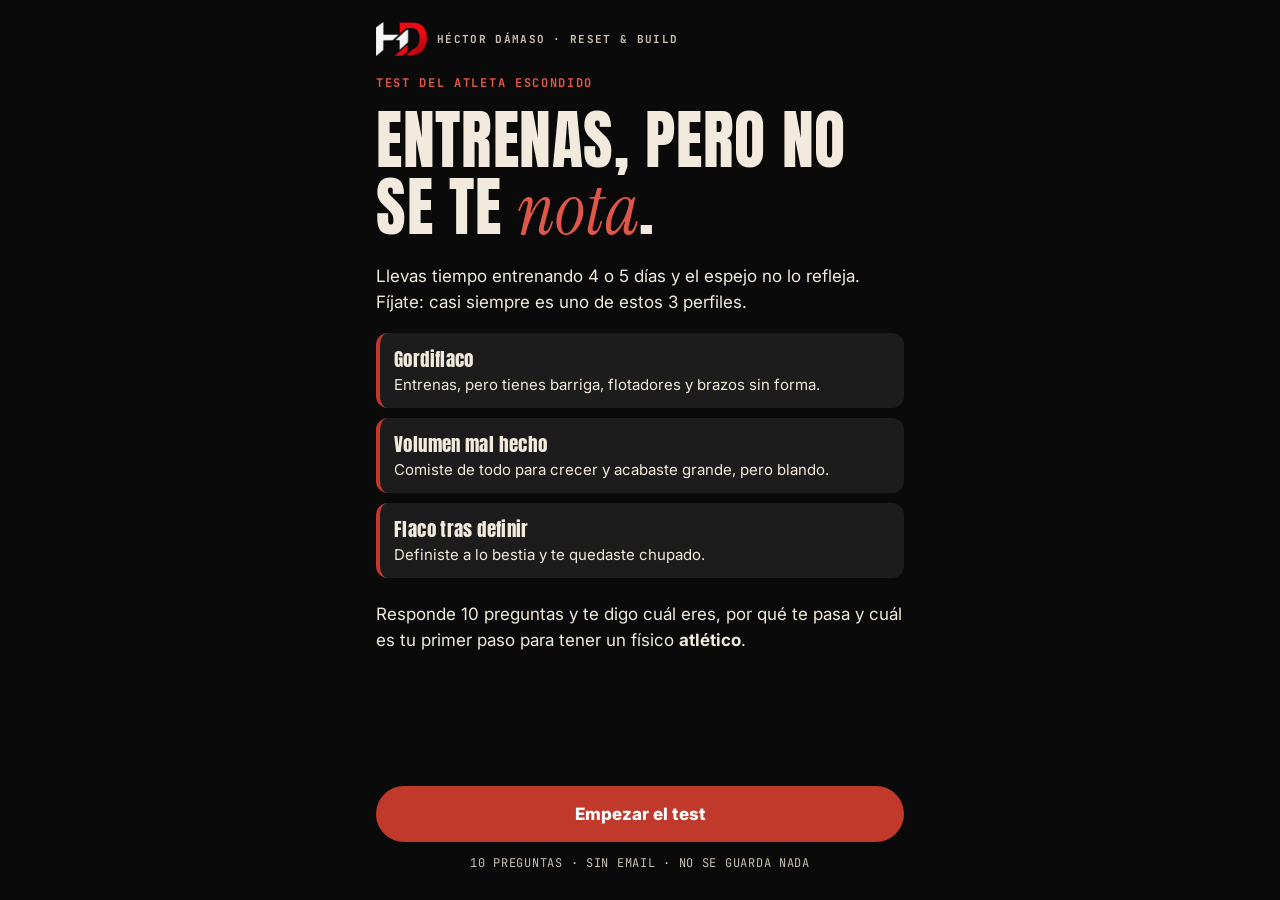
<file: test-atleta/index.html>
<!doctype html>
<html lang="es">
<head>
<meta charset="utf-8">
<meta name="viewport" content="width=device-width, initial-scale=1, viewport-fit=cover">
<title>Test del Atleta Escondido · Héctor Dámaso</title>
<meta name="description" content="10 preguntas para saber por qué entrenas y no se te nota: gordiflaco, volumen mal hecho o flaco tras definir. Y cuál es tu primer paso.">
<meta name="theme-color" content="#0A0A0A">
<meta property="og:title" content="Test del Atleta Escondido">
<meta property="og:description" content="Entrenas, pero no se te nota. Descubre cuál de los 3 perfiles eres y cuál es tu primer paso.">
<link rel="icon" href="[data-uri]">
<link rel="preconnect" href="https://fonts.googleapis.com">
<link rel="preconnect" href="https://fonts.gstatic.com" crossorigin>
<link href="https://fonts.googleapis.com/css2?family=Anton&family=Instrument+Serif:ital@0;1&family=Inter:wght@400;500;600;700;800&family=JetBrains+Mono:wght@500;700&display=swap" rel="stylesheet">
<style>
  :root {
    --negro: #0A0A0A;
    --gris: #1C1C1C;
    --gris-borde: #2E2E2E;
    --rojo: #C0392B;
    --rojo-claro: #E0574A;
    --crema: #F2EBDD;
    --crema-suave: #C9C1B3;
    --titular: "Anton", Impact, "Arial Narrow", sans-serif;
    --serif: "Instrument Serif", Georgia, serif;
    --texto: "Inter", system-ui, -apple-system, "Segoe UI", Roboto, sans-serif;
    --mono: "JetBrains Mono", ui-monospace, Consolas, monospace;
  }
  * { box-sizing: border-box; }
  html { -webkit-text-size-adjust: 100%; }
  body {
    margin: 0;
    background: var(--negro);
    color: var(--crema);
    font-family: var(--texto);
    font-size: 17px;
    line-height: 1.5;
    min-height: 100vh;
    min-height: 100dvh;
  }
  .envoltura {
    max-width: 560px;
    margin: 0 auto;
    padding: max(16px, env(safe-area-inset-top)) 16px max(28px, env(safe-area-inset-bottom));
    min-height: 100vh;
    min-height: 100dvh;
    display: flex;
    flex-direction: column;
  }
  header.marca {
    display: flex; align-items: center; gap: 10px;
    padding: 6px 0 18px;
  }
  header.marca img { height: 34px; width: auto; display: block; }
  header.marca span {
    font-family: var(--mono); font-weight: 700; font-size: 11px;
    letter-spacing: .12em; color: var(--crema-suave);
  }
  .etiqueta {
    font-family: var(--mono); font-weight: 700; font-size: 12px;
    letter-spacing: .14em; text-transform: uppercase; color: var(--rojo-claro);
    margin: 0 0 10px;
  }
  h1, h2, h3 {
    font-family: var(--titular); font-weight: 400; text-transform: uppercase;
    letter-spacing: .01em; line-height: 1.02; margin: 0;
  }
  h1 { font-size: clamp(42px, 12vw, 64px); }
  h2 { font-size: clamp(28px, 8vw, 38px); }
  h3 { font-size: 24px; }
  .rojo { color: var(--rojo-claro); }
  .serif {
    font-family: var(--serif); font-style: italic; text-transform: none;
    font-weight: 400; letter-spacing: 0;
  }
  h1 .serif, h2 .serif, h3 .serif { font-size: 1.12em; }
  p { margin: 0 0 14px; }
  .apoyo { color: var(--crema-suave); }

  .pantalla { display: none; flex: 1; flex-direction: column; }
  .pantalla.activa { display: flex; }

  /* Botones */
  .boton {
    display: flex; align-items: center; justify-content: center; gap: 10px;
    width: 100%; min-height: 56px; padding: 14px 20px;
    border-radius: 999px; border: 2px solid var(--rojo);
    background: var(--rojo); color: #fff;
    font-family: var(--texto); font-weight: 800; font-size: 17px;
    text-decoration: none; cursor: pointer; text-align: center;
    transition: transform .15s ease, background .15s ease;
  }
  .boton:active { transform: scale(.98); }
  .boton:hover { background: #A93226; }
  .boton.secundario { background: transparent; color: var(--crema); border-color: var(--gris-borde); }
  .boton.secundario:hover { border-color: var(--crema-suave); background: transparent; }
  .boton:focus-visible, .opcion:focus-visible, .atras:focus-visible { outline: 3px solid var(--crema); outline-offset: 3px; }

  /* Portada */
  .portada { gap: 0; }
  .portada h1 { margin: 6px 0 18px; }
  .perfiles-mini { list-style: none; padding: 0; margin: 4px 0 24px; display: grid; gap: 10px; }
  .perfiles-mini li {
    background: var(--gris); border-left: 4px solid var(--rojo);
    border-radius: 12px; padding: 12px 14px; font-size: 15px;
  }
  .perfiles-mini b { font-family: var(--titular); font-weight: 400; font-size: 19px; letter-spacing: .02em; display: block; }
  .datos-portada {
    font-family: var(--mono); font-size: 12px; color: var(--crema-suave);
    letter-spacing: .06em; text-align: center; margin: 12px 0 0;
  }
  .empuje { flex: 1; min-height: 12px; }

  /* Test */
  .barra-top { display: flex; align-items: center; gap: 12px; margin-bottom: 22px; }
  .atras {
    flex: none; min-width: 48px; min-height: 48px; border-radius: 999px;
    border: 2px solid var(--gris-borde); background: transparent; color: var(--crema);
    font-size: 20px; cursor: pointer; display: grid; place-items: center;
  }
  .atras[disabled] { opacity: .3; cursor: default; }
  .progreso { flex: 1; }
  .progreso-texto {
    font-family: var(--mono); font-size: 12px; font-weight: 700; letter-spacing: .1em;
    color: var(--crema-suave); margin-bottom: 7px; display: flex; justify-content: space-between;
  }
  .pildora { height: 10px; border-radius: 999px; background: var(--gris); overflow: hidden; }
  .pildora > i {
    display: block; height: 100%; width: 0; border-radius: 999px; background: var(--rojo);
    transition: width .35s ease;
  }
  .pregunta { will-change: transform, opacity; }
  .pregunta h2 { margin: 0 0 8px; }
  .pregunta .nota { font-size: 14px; color: var(--crema-suave); margin: 0 0 18px; }
  .opciones { display: grid; gap: 12px; margin-top: 18px; }
  .opcion {
    width: 100%; min-height: 60px; text-align: left; cursor: pointer;
    background: var(--gris); color: var(--crema);
    border: 2px solid var(--gris-borde); border-radius: 16px;
    padding: 14px 16px; font-family: var(--texto); font-size: 17px; font-weight: 500; line-height: 1.35;
    display: flex; align-items: center; gap: 14px;
    transition: border-color .15s ease, background .15s ease, transform .15s ease;
  }
  .opcion:hover { border-color: var(--crema-suave); }
  .opcion .letra {
    flex: none; width: 30px; height: 30px; border-radius: 999px; display: grid; place-items: center;
    font-family: var(--mono); font-weight: 700; font-size: 13px;
    border: 2px solid var(--gris-borde); color: var(--crema-suave);
  }
  .opcion.elegida { border-color: var(--rojo); background: #2A1513; }
  .opcion.elegida .letra { background: var(--rojo); border-color: var(--rojo); color: #fff; }
  .entra-dcha { animation: entraDcha .32s ease both; }
  .entra-izda { animation: entraIzda .32s ease both; }
  @keyframes entraDcha { from { opacity: 0; transform: translateX(28px); } to { opacity: 1; transform: none; } }
  @keyframes entraIzda { from { opacity: 0; transform: translateX(-28px); } to { opacity: 1; transform: none; } }
  @media (prefers-reduced-motion: reduce) {
    .entra-dcha, .entra-izda { animation: none; }
    .pildora > i { transition: none; }
  }

  /* Resultado */
  .resultado .nombre-perfil { font-size: clamp(48px, 15vw, 76px); margin: 4px 0 14px; line-height: .98; }
  .frase-perfil { font-family: var(--serif); font-style: italic; font-size: 26px; line-height: 1.2; margin: 0 0 22px; }
  .caja {
    border: 2px solid var(--rojo); border-radius: 18px; background: var(--gris);
    padding: 18px 18px 6px; margin: 0 0 16px;
  }
  .caja h3 { margin: 0 0 10px; }
  .pasos { list-style: none; margin: 0 0 12px; padding: 0; display: grid; gap: 12px; }
  .pasos li { display: grid; grid-template-columns: 36px 1fr; gap: 10px; align-items: start; }
  .pasos li > b {
    font-family: var(--titular); font-weight: 400; font-size: 30px; line-height: 1; color: var(--rojo-claro);
  }
  .error-linea { font-weight: 700; font-size: 18px; }
  .aviso-progresion { border-style: dashed; }
  .cierre { margin: 8px 0 16px; font-size: 18px; }
  .cierre b { color: #fff; }
  .acciones { display: grid; gap: 12px; margin: 6px 0 18px; }
  .pie { font-size: 13px; color: var(--crema-suave); text-align: center; margin: 8px 0 0; }
  .estado-imagen { font-size: 14px; color: var(--crema-suave); text-align: center; min-height: 20px; margin: -6px 0 6px; }

  /* Modo exportación de piezas (solo se usa para generar imágenes) */
  body.modo-pieza { background: #000; }
  body.modo-pieza .envoltura { display: none; }
  body.modo-pieza canvas#pieza { display: block; }
  canvas#pieza { display: none; }
</style>
</head>
<body>
<div class="envoltura">
  <header class="marca">
    <img src="[data-uri]" alt="HD">
    <span>HÉCTOR DÁMASO · RESET &amp; BUILD</span>
  </header>

  <!-- PORTADA -->
  <section class="pantalla portada activa" id="p-portada" aria-labelledby="t-portada">
    <p class="etiqueta">Test del Atleta Escondido</p>
    <h1 id="t-portada">Entrenas, pero no se te <span class="serif rojo">nota</span>.</h1>
    <p>Llevas tiempo entrenando 4 o 5 días y el espejo no lo refleja. Fíjate: casi siempre es uno de estos 3 perfiles.</p>
    <ul class="perfiles-mini">
      <li><b>Gordiflaco</b>Entrenas, pero tienes barriga, flotadores y brazos sin forma.</li>
      <li><b>Volumen mal hecho</b>Comiste de todo para crecer y acabaste grande, pero blando.</li>
      <li><b>Flaco tras definir</b>Definiste a lo bestia y te quedaste chupado.</li>
    </ul>
    <p>Responde 10 preguntas y te digo cuál eres, por qué te pasa y cuál es tu primer paso para tener un físico <b>atlético</b>.</p>
    <div class="empuje"></div>
    <button class="boton" id="b-empezar" type="button">Empezar el test</button>
    <p class="datos-portada">10 PREGUNTAS · SIN EMAIL · NO SE GUARDA NADA</p>
  </section>

  <!-- TEST -->
  <section class="pantalla" id="p-test" aria-live="polite">
    <div class="barra-top">
      <button class="atras" id="b-atras" type="button" aria-label="Pregunta anterior">&#8592;</button>
      <div class="progreso">
        <div class="progreso-texto"><span id="t-num">PREGUNTA 1 DE 10</span><span id="t-pct">0%</span></div>
        <div class="pildora" role="progressbar" aria-valuemin="0" aria-valuemax="10" aria-valuenow="0" id="barra"><i></i></div>
      </div>
    </div>
    <div class="pregunta" id="pregunta"></div>
  </section>

  <!-- RESULTADO -->
  <section class="pantalla resultado" id="p-resultado" aria-labelledby="r-nombre">
    <p class="etiqueta">Tu resultado</p>
    <h1 class="nombre-perfil" id="r-nombre"></h1>
    <p class="frase-perfil" id="r-frase"></p>

    <div class="caja">
      <h3>Por qué te <span class="serif rojo">pasa</span></h3>
      <p id="r-porque"></p>
    </div>

    <div class="caja">
      <h3>Tu primer <span class="serif rojo">paso</span></h3>
      <ol class="pasos" id="r-pasos"></ol>
    </div>

    <div class="caja">
      <h3>El error que tienes que <span class="serif rojo">dejar</span></h3>
      <p class="error-linea" id="r-error"></p>
    </div>

    <div class="caja aviso-progresion" id="r-aviso" hidden>
      <h3>Además, te falta <span class="serif rojo">progresión</span></h3>
      <p>Sin apuntar cargas no sabes si avanzas. Elige un plan, apunta pesos y repeticiones, y busca mejorar un poco cada semana.</p>
    </div>

    <p class="cierre" id="r-cierre"></p>
    <div class="acciones">
      <a class="boton" href="https://ig.me/m/hector.damaso.pt" target="_blank" rel="noopener">Escríbeme por Instagram</a>
      <button class="boton secundario" id="b-imagen" type="button">Guardar mi resultado como imagen</button>
      <p class="estado-imagen" id="estado-imagen" role="status"></p>
      <button class="boton secundario" id="b-repetir" type="button">Repetir el test</button>
    </div>
    <p class="pie">Este test es orientativo y no sustituye una valoración profesional.</p>
  </section>
</div>

<canvas id="pieza" width="1080" height="1350"></canvas>

<script>
(function () {
  "use strict";

  var LOGO = "[data-uri]";

  // Cada respuesta suma 1 punto a A (gordiflaco), B (volumen mal hecho) o C (flaco tras definir).
  // La 1 y la 10 no suman perfil. El orden de las opciones varía para que no siempre vaya A, B, C.
  var PREGUNTAS = [
    { titulo: "¿Cuánto tiempo llevas entrenando?", nota: "Solo para ponerme en contexto.",
      opciones: [
        { t: "Menos de 1 año" },
        { t: "Entre 1 y 2 años" },
        { t: "Entre 2 y 5 años" },
        { t: "Más de 5 años" } ] },
    { titulo: "Te quitas la camiseta delante del espejo. ¿Qué ves?",
      opciones: [
        { t: "Barriga, flotadores y unos brazos sin forma", p: "A" },
        { t: "Estoy grande, pero blando y sin cortes", p: "B" },
        { t: "Delgado, plano, sin volumen", p: "C" } ] },
    { titulo: "¿Qué fue lo último que hiciste con tu dieta?",
      opciones: [
        { t: "Un volumen comiendo de todo para crecer", p: "B" },
        { t: "Una definición recortando mucha comida", p: "C" },
        { t: "Nunca he hecho un volumen o una definición en serio", p: "A" } ] },
    { titulo: "¿Cómo ha ido tu peso en los últimos 12 meses?",
      opciones: [
        { t: "Ha bajado bastante", p: "C" },
        { t: "Más o menos igual", p: "A" },
        { t: "Ha subido bastante", p: "B" } ] },
    { titulo: "¿Qué tal te queda la ropa?",
      opciones: [
        { t: "Uso camisetas anchas para tapar la barriga", p: "A" },
        { t: "Me sobra tela por todas partes", p: "C" },
        { t: "Me aprieta, pero de tripa, no de músculo", p: "B" } ] },
    { titulo: "¿Cómo va tu fuerza en el gimnasio?",
      opciones: [
        { t: "Ha subido, pero a la vez que la báscula", p: "B" },
        { t: "Estancada desde hace tiempo", p: "A" },
        { t: "Ha bajado", p: "C" } ] },
    { titulo: "¿Qué te da más miedo?",
      opciones: [
        { t: "Comer más y engordar", p: "C" },
        { t: "Definir y quedarme pequeño", p: "B" },
        { t: "No tener nunca un cuerpo en el que se note que entreno", p: "A" } ] },
    { titulo: "¿Qué frase te define mejor?",
      opciones: [
        { t: "«Entreno y no se me nota»", p: "A" },
        { t: "«Estoy grande, pero blando»", p: "B" },
        { t: "«Me quedé chupado»", p: "C" } ] },
    { titulo: "¿Cómo comes normalmente?",
      opciones: [
        { t: "Poco, me cuesta subir la comida", p: "C" },
        { t: "Bien entre semana y el finde lo tiro todo", p: "A" },
        { t: "Mucho y de todo", p: "B" } ] },
    { titulo: "¿Cómo entrenas?", nota: "Sé sincero, esta es importante.",
      opciones: [
        { t: "Sigo un plan y apunto cargas" },
        { t: "Cambio de rutina cada poco", aviso: true },
        { t: "Voy por sensaciones", aviso: true } ] }
  ];

  var PERFILES = {
    A: {
      clave: "GORDIFLACO",
      nombre: [[{ t: "GORDI" }, { t: "FLACO", rojo: true }]],
      nombreWeb: 'Gordi<span class="rojo">flaco</span>',
      frase: "Entrenas de verdad, pero con la camiseta puesta nadie lo diría.",
      porque: "No es tu genética ni tu edad. Nos pasa a todos cuando entrenamos sin fases: ni perdemos la grasa del todo ni construimos músculo, y nos quedamos en tierra de nadie. Entre semana lo haces bien y el finde se va todo. Por un día no pasa nada, el problema es la deriva. Fíjate: no te falta constancia, te falta estructura.",
      pasos: [
        "Primero, perder grasa. Déficit moderado, sin pasar hambre y sin prohibir nada: los hidratos se quedan.",
        "Proteína entre 1,8 y 2 g por kilo de peso mientras pierdes grasa, repartida en tus comidas.",
        "Pasos diarios como base y entrenamiento con progresión real: apunta cargas y repeticiones y busca mejorar cada semana."
      ],
      error: "Vivir en el 0 o en el 10: dieta perfecta de lunes a jueves y barra libre el fin de semana."
    },
    B: {
      clave: "VOLUMEN",
      nombre: [[{ t: "VOLUMEN" }], [{ t: "MAL HECHO", rojo: true }]],
      nombreWeb: 'Volumen<br><span class="rojo">mal hecho</span>',
      frase: "Te pusiste grande, pero blando. Y ahora no sabes si definir o seguir subiendo.",
      porque: "Nos vendieron que para crecer hay que comer mucho y de todo. El famoso «más es mejor». La báscula sube rápido, pero buena parte de lo que entra es grasa, no músculo. Un volumen sin fases ni control no te acerca a un físico atlético, te aleja. El problema no eres tú, es el método.",
      pasos: [
        "Para de subir. Deja de añadir comida y estabiliza el peso.",
        "Haz un minicut o una definición corta para quitar la grasa sobrante, con proteína entre 1,8 y 2 g por kilo y manteniendo tus cargas en el gimnasio.",
        "Después, volumen ordenado: subir poco y despacio, revisando tus datos cada 15 días."
      ],
      error: "Pensar que comer más es crecer más."
    },
    C: {
      clave: "FLACO",
      nombre: [[{ t: "FLACO" }], [{ t: "TRAS DEFINIR", rojo: true }]],
      nombreWeb: 'Flaco<br><span class="rojo">tras definir</span>',
      frase: "Hiciste la definición a muerte y ahora te ves más pequeño que cuando empezaste.",
      porque: "Recortaste comida, sumaste cardio y la báscula bajó. Pero con la grasa se fueron músculo y fuerza. Es la carrera de la rata: cada vez comemos menos y hacemos más cardio, y nunca es suficiente. No es falta de genética ni de ganas. Es una definición sin fases y una restricción sin sentido.",
      pasos: [
        "Deja de recortar. Ya.",
        "Sube la comida poco a poco, sobre todo hidratos, con proteína entre 1,6 y 1,8 g por kilo.",
        "Entrenamiento pesado con progresión real y nada de cardio extra: camina, pero sin sesiones de castigo."
      ],
      error: "Tenerle miedo a la comida."
    }
  };

  // ---------- Lógica de puntuación ----------
  function calcular(respuestas) {
    var puntos = { A: 0, B: 0, C: 0 };
    respuestas.forEach(function (r, i) {
      if (r == null) return;
      var o = PREGUNTAS[i].opciones[r];
      if (o && o.p) puntos[o.p] += 1;
    });
    var max = Math.max(puntos.A, puntos.B, puntos.C);
    var empatados = ["A", "B", "C"].filter(function (k) { return puntos[k] === max; });
    var perfil = empatados[0];
    var desempate = null;
    if (empatados.length > 1) {
      // Manda la pregunta 8. Si su perfil no está entre los empatados, manda la última respuesta (de la 9 hacia atrás) que sí lo esté.
      var orden = [7, 8, 6, 5, 4, 3, 2, 1];
      for (var j = 0; j < orden.length; j++) {
        var idx = orden[j];
        var op = respuestas[idx] != null ? PREGUNTAS[idx].opciones[respuestas[idx]] : null;
        if (op && op.p && empatados.indexOf(op.p) !== -1) { perfil = op.p; desempate = idx + 1; break; }
      }
    }
    var r10 = respuestas[9] != null ? PREGUNTAS[9].opciones[respuestas[9]] : null;
    return { perfil: perfil, puntos: puntos, empate: empatados.length > 1, desempatePor: desempate, avisoProgresion: !!(r10 && r10.aviso) };
  }
  window.__test = { calcular: calcular, PREGUNTAS: PREGUNTAS, PERFILES: PERFILES };

  // ---------- Dibujo de tarjetas en canvas ----------
  var logoImg = new Image();
  var logoListo = new Promise(function (ok) { logoImg.onload = ok; logoImg.onerror = ok; });
  logoImg.src = LOGO;

  function fuentesListas() {
    if (!document.fonts || !document.fonts.load) return Promise.resolve();
    return Promise.all([
      document.fonts.load('400 60px "Anton"'),
      document.fonts.load('italic 400 40px "Instrument Serif"'),
      document.fonts.load('400 30px "Inter"'),
      document.fonts.load('600 30px "Inter"'),
      document.fonts.load('700 30px "Inter"'),
      document.fonts.load('800 30px "Inter"'),
      document.fonts.load('700 20px "JetBrains Mono"')
    ]).catch(function () {});
  }

  function rr(ctx, x, y, w, h, r) {
    ctx.beginPath();
    ctx.moveTo(x + r, y);
    ctx.arcTo(x + w, y, x + w, y + h, r);
    ctx.arcTo(x + w, y + h, x, y + h, r);
    ctx.arcTo(x, y + h, x, y, r);
    ctx.arcTo(x, y, x + w, y, r);
    ctx.closePath();
  }

  function partir(ctx, texto, ancho) {
    var palabras = texto.split(" "), lineas = [], linea = "";
    for (var i = 0; i < palabras.length; i++) {
      var prueba = linea ? linea + " " + palabras[i] : palabras[i];
      if (ctx.measureText(prueba).width > ancho && linea) { lineas.push(linea); linea = palabras[i]; }
      else linea = prueba;
    }
    if (linea) lineas.push(linea);
    return lineas;
  }

  var C_NEGRO = "#0A0A0A", C_GRIS = "#1C1C1C", C_ROJO = "#C0392B", C_ROJO_CLARO = "#E0574A", C_CREMA = "#F2EBDD", C_CREMA_SUAVE = "#C9C1B3";

  function dibujarTarjeta(canvas, clave, formato, aviso) {
    var P = PERFILES[clave];
    var W = 1080, H = formato === "historia" ? 1920 : 1350;
    canvas.width = W; canvas.height = H;
    var ctx = canvas.getContext("2d");
    var M = 72; // margen lateral
    var arriba = formato === "historia" ? 210 : 60;
    var abajo = formato === "historia" ? 250 : 56;
    var ancho = W - M * 2;

    // Fondo
    ctx.fillStyle = C_NEGRO; ctx.fillRect(0, 0, W, H);
    var g = ctx.createRadialGradient(W * 0.85, arriba + 120, 10, W * 0.85, arriba + 120, 700);
    g.addColorStop(0, "rgba(192,57,43,0.22)"); g.addColorStop(1, "rgba(192,57,43,0)");
    ctx.fillStyle = g; ctx.fillRect(0, 0, W, H);

    // Cabecera: monograma + marca
    var lh = 62, lw = logoImg.naturalWidth ? lh * logoImg.naturalWidth / logoImg.naturalHeight : 93;
    if (logoImg.naturalWidth) ctx.drawImage(logoImg, M, arriba, lw, lh);
    ctx.textBaseline = "middle";
    ctx.fillStyle = C_CREMA_SUAVE; ctx.font = '700 22px "JetBrains Mono", monospace';
    ctx.fillText("HÉCTOR DÁMASO · RESET & BUILD", M + lw + 20, arriba + lh / 2);
    ctx.textBaseline = "alphabetic";

    // Pie fijo: llamada a la acción + aviso legal
    var piso = H - abajo;
    ctx.fillStyle = "rgba(201,193,179,0.75)"; ctx.font = '400 19px "Inter", sans-serif'; ctx.textAlign = "center";
    ctx.fillText("Test orientativo. No sustituye una valoración profesional.", W / 2, piso);
    ctx.textAlign = "left";
    var ctaH = 150, ctaY = piso - 34 - ctaH;
    rr(ctx, M, ctaY, ancho, ctaH, 28); ctx.fillStyle = C_ROJO; ctx.fill();
    ctx.fillStyle = "#fff"; ctx.textAlign = "center";
    var ctaTxt = "ESCRÍBEME ATLETA + " + P.clave, tam = 52;
    ctx.font = '400 ' + tam + 'px "Anton", sans-serif';
    while (ctx.measureText(ctaTxt).width > ancho - 60 && tam > 30) { tam -= 2; ctx.font = '400 ' + tam + 'px "Anton", sans-serif'; }
    ctx.fillText(ctaTxt, W / 2, ctaY + 72);
    ctx.font = '600 26px "Inter", sans-serif';
    ctx.fillText("por Instagram · @hector.damaso.pt", W / 2, ctaY + 118);
    ctx.textAlign = "left";

    // Zona central con bloques que se ajustan a la altura disponible
    var yIni = arriba + lh + 46, yFin = ctaY - 40, disponible = yFin - yIni;
    var pad = 30;

    function bloques(s) {
      var lista = [];
      // Etiqueta
      lista.push({ h: 26 * s, draw: function (y) {
        ctx.font = '700 ' + Math.round(22 * s) + 'px "JetBrains Mono", monospace'; ctx.fillStyle = C_ROJO_CLARO;
        ctx.fillText("TEST DEL ATLETA ESCONDIDO · MI RESULTADO", M, y + 22 * s);
      } });
      // Nombre del perfil
      var tamNombre = 128 * s;
      P.nombre.forEach(function (partes) {
        ctx.font = '400 ' + Math.round(tamNombre) + 'px "Anton", sans-serif';
        var total = partes.reduce(function (a, p) { return a + ctx.measureText(p.t).width; }, 0);
        if (total > ancho) tamNombre = tamNombre * ancho / total;
      });
      P.nombre.forEach(function (partes) {
        var t = tamNombre;
        lista.push({ h: t * 1.02, gap: 0, draw: function (y) {
          ctx.font = '400 ' + Math.round(t) + 'px "Anton", sans-serif';
          var x = M;
          partes.forEach(function (p) { ctx.fillStyle = p.rojo ? C_ROJO_CLARO : C_CREMA; ctx.fillText(p.t, x, y + t * 0.92); x += ctx.measureText(p.t).width; });
        } });
      });
      // Frase
      var tf = 44 * s;
      ctx.font = 'italic 400 ' + Math.round(tf) + 'px "Instrument Serif", serif';
      var lf = partir(ctx, P.frase, ancho);
      lista.push({ h: lf.length * tf * 1.15, draw: function (y) {
        ctx.font = 'italic 400 ' + Math.round(tf) + 'px "Instrument Serif", serif'; ctx.fillStyle = C_CREMA;
        lf.forEach(function (l, i) { ctx.fillText(l, M, y + tf * 0.95 + i * tf * 1.15); });
      } });
      // Cajas
      function caja(titulo, rojoTitulo, cuerpo) {
        var tt = 36 * s, tc = 27 * s, interior = ancho - pad * 2;
        var alto = pad * s + tt + 12 * s + cuerpo.alto(tc, interior) + pad * s;
        return { h: alto, draw: function (y) {
          rr(ctx, M, y, ancho, alto, 22); ctx.fillStyle = C_GRIS; ctx.fill();
          ctx.lineWidth = 3; ctx.strokeStyle = C_ROJO; ctx.stroke();
          var x = M + pad, yy = y + pad * s + tt * 0.9;
          ctx.font = '400 ' + Math.round(tt) + 'px "Anton", sans-serif'; ctx.fillStyle = C_CREMA;
          ctx.fillText(titulo, x, yy);
          var w = ctx.measureText(titulo).width;
          ctx.font = 'italic 400 ' + Math.round(tt * 1.15) + 'px "Instrument Serif", serif'; ctx.fillStyle = C_ROJO_CLARO;
          ctx.fillText(rojoTitulo, x + w, yy);
          cuerpo.draw(x, y + pad * s + tt + 12 * s, tc, interior);
        } };
      }
      function parrafo(texto, peso) {
        return {
          alto: function (tc, w) { ctx.font = peso + ' ' + Math.round(tc) + 'px "Inter", sans-serif'; return partir(ctx, texto, w).length * tc * 1.4; },
          draw: function (x, y, tc, w) {
            ctx.font = peso + ' ' + Math.round(tc) + 'px "Inter", sans-serif'; ctx.fillStyle = C_CREMA;
            partir(ctx, texto, w).forEach(function (l, i) { ctx.fillText(l, x, y + tc + i * tc * 1.4); });
          }
        };
      }
      var listaPasos = {
        alto: function (tc, w) {
          ctx.font = '500 ' + Math.round(tc) + 'px "Inter", sans-serif';
          return P.pasos.reduce(function (a, p) { return a + partir(ctx, p, w - 50).length * tc * 1.4 + tc * 0.5; }, 0) - tc * 0.5;
        },
        draw: function (x, y, tc, w) {
          var yy = y;
          P.pasos.forEach(function (p, i) {
            ctx.font = '400 ' + Math.round(tc * 1.5) + 'px "Anton", sans-serif'; ctx.fillStyle = C_ROJO_CLARO;
            ctx.fillText(String(i + 1), x, yy + tc * 1.25);
            ctx.font = '500 ' + Math.round(tc) + 'px "Inter", sans-serif'; ctx.fillStyle = C_CREMA;
            var ls = partir(ctx, p, w - 50);
            ls.forEach(function (l, k) { ctx.fillText(l, x + 50, yy + tc + k * tc * 1.4); });
            yy += ls.length * tc * 1.4 + tc * 0.5;
          });
        }
      };
      lista.push(caja("POR QUÉ TE ", "pasa", parrafo(P.porque, "400")));
      lista.push(caja("TU PRIMER ", "paso", listaPasos));
      lista.push(caja("EL ERROR QUE TIENES QUE ", "dejar", parrafo(P.error, "700")));
      if (aviso) lista.push(caja("ADEMÁS, TE FALTA ", "progresión", parrafo("Sin apuntar cargas no sabes si avanzas.", "600")));
      return lista;
    }

    var huecoBase = 26, maxS = formato === "historia" ? 1.3 : 1.0, s = maxS, lista, total;
    for (; s >= 0.55; s -= 0.02) {
      lista = bloques(s);
      total = lista.reduce(function (a, b) { return a + b.h; }, 0) + huecoBase * s * (lista.length - 1);
      if (total <= disponible) break;
    }
    var sobra = Math.max(0, disponible - total);
    var hueco = huecoBase * s + Math.min(sobra / Math.max(1, lista.length + 1), 40);
    var usado = lista.reduce(function (a, b) { return a + b.h; }, 0) + hueco * (lista.length - 1);
    var y = yIni + Math.max(0, (disponible - usado) / 2);
    lista.forEach(function (b, i) {
      b.draw(y);
      var siguienteEsNombre = lista[i + 1] && lista[i + 1].gap === 0 && b.gap === 0;
      y += b.h + (siguienteEsNombre ? 0 : hueco);
    });
    return canvas;
  }

  function generarImagen(clave, formato, aviso) {
    return Promise.all([fuentesListas(), logoListo]).then(function () {
      var c = document.createElement("canvas");
      return dibujarTarjeta(c, clave, formato, aviso);
    });
  }
  window.__test.generarImagen = generarImagen;

  // ---------- Modo pieza (para exportar PNG de historias y PDF) ----------
  var qs = new URLSearchParams(location.search);
  if (qs.get("pieza") && PERFILES[qs.get("perfil")]) {
    document.body.classList.add("modo-pieza");
    var cv = document.getElementById("pieza");
    Promise.all([fuentesListas(), logoListo]).then(function () {
      dibujarTarjeta(cv, qs.get("perfil"), qs.get("pieza") === "historia" ? "historia" : "post", qs.get("aviso") === "1");
      cv.style.width = cv.width + "px";
      window.__piezaLista = cv.toDataURL("image/png");
    });
    return;
  }

  // ---------- Interfaz ----------
  var $ = function (id) { return document.getElementById(id); };
  var respuestas = new Array(PREGUNTAS.length).fill(null);
  var actual = 0;
  var bloqueado = false;
  var ultimo = null;

  function mostrar(id) {
    ["p-portada", "p-test", "p-resultado"].forEach(function (p) { $(p).classList.toggle("activa", p === id); });
    window.scrollTo(0, 0);
  }

  function pintarPregunta(dir) {
    var q = PREGUNTAS[actual];
    var cont = $("pregunta");
    var letras = "ABCD";
    var html = '<h2 id="q-titulo">' + q.titulo + '</h2>' + (q.nota ? '<p class="nota">' + q.nota + '</p>' : '') + '<div class="opciones" role="group" aria-labelledby="q-titulo">';
    q.opciones.forEach(function (o, i) {
      var sel = respuestas[actual] === i;
      html += '<button type="button" class="opcion' + (sel ? ' elegida' : '') + '" data-i="' + i + '" aria-pressed="' + sel + '"><span class="letra">' + letras[i] + '</span><span>' + o.t + '</span></button>';
    });
    html += '</div>';
    cont.innerHTML = html;
    cont.classList.remove("entra-dcha", "entra-izda");
    void cont.offsetWidth;
    cont.classList.add(dir === "atras" ? "entra-izda" : "entra-dcha");
    $("t-num").textContent = "PREGUNTA " + (actual + 1) + " DE " + PREGUNTAS.length;
    var hechas = respuestas.filter(function (r) { return r != null; }).length;
    var pct = Math.round(actual / PREGUNTAS.length * 100);
    $("t-pct").textContent = pct + "%";
    $("barra").querySelector("i").style.width = Math.max(4, pct) + "%";
    $("barra").setAttribute("aria-valuenow", String(actual));
    $("b-atras").disabled = false;
    bloqueado = false;
    void hechas;
  }

  $("pregunta").addEventListener("click", function (e) {
    var b = e.target.closest(".opcion");
    if (!b || bloqueado) return;
    bloqueado = true;
    respuestas[actual] = Number(b.getAttribute("data-i"));
    Array.prototype.forEach.call(this.querySelectorAll(".opcion"), function (o) {
      var es = o === b; o.classList.toggle("elegida", es); o.setAttribute("aria-pressed", String(es));
    });
    setTimeout(function () {
      if (actual < PREGUNTAS.length - 1) { actual += 1; pintarPregunta("adelante"); }
      else { $("barra").querySelector("i").style.width = "100%"; $("t-pct").textContent = "100%"; setTimeout(verResultado, 250); }
    }, 260);
  });

  $("b-atras").addEventListener("click", function () {
    if (actual === 0) { mostrar("p-portada"); return; }
    actual -= 1; pintarPregunta("atras");
  });

  $("b-empezar").addEventListener("click", function () {
    actual = 0; mostrar("p-test"); pintarPregunta("adelante");
  });

  function verResultado() {
    ultimo = calcular(respuestas);
    var P = PERFILES[ultimo.perfil];
    $("r-nombre").innerHTML = P.nombreWeb;
    $("r-frase").textContent = P.frase;
    $("r-porque").textContent = P.porque;
    $("r-pasos").innerHTML = P.pasos.map(function (p, i) { return "<li><b>" + (i + 1) + "</b><span>" + p + "</span></li>"; }).join("");
    $("r-error").textContent = P.error;
    $("r-aviso").hidden = !ultimo.avisoProgresion;
    $("r-cierre").innerHTML = "Escríbeme <b>ATLETA + " + P.clave + "</b> por Instagram y te digo cómo lo haría contigo.";
    $("estado-imagen").textContent = "";
    document.body.setAttribute("data-perfil", ultimo.perfil);
    mostrar("p-resultado");
  }

  $("b-repetir").addEventListener("click", function () {
    respuestas = new Array(PREGUNTAS.length).fill(null); actual = 0; ultimo = null;
    document.body.removeAttribute("data-perfil");
    mostrar("p-portada");
  });

  $("b-imagen").addEventListener("click", function () {
    if (!ultimo) return;
    var estado = $("estado-imagen");
    estado.textContent = "Preparando tu imagen...";
    var nombre = "resultado-" + PERFILES[ultimo.perfil].clave.toLowerCase() + ".png";
    generarImagen(ultimo.perfil, "post", ultimo.avisoProgresion).then(function (c) {
      c.toBlob(function (blob) {
        if (!blob) { estado.textContent = "No he podido crear la imagen. Prueba con otro navegador."; return; }
        var archivo = null;
        try { archivo = new File([blob], nombre, { type: "image/png" }); } catch (e) {}
        if (archivo && navigator.canShare && navigator.canShare({ files: [archivo] })) {
          navigator.share({ files: [archivo], title: "Mi resultado del Test del Atleta Escondido" })
            .then(function () { estado.textContent = "Listo. Súbela a tus historias y etiquétame."; })
            .catch(function () { descargar(blob, nombre, estado); });
        } else {
          descargar(blob, nombre, estado);
        }
      }, "image/png");
    });
  });

  function descargar(blob, nombre, estado) {
    var url = URL.createObjectURL(blob);
    var a = document.createElement("a");
    a.href = url; a.download = nombre; document.body.appendChild(a); a.click(); a.remove();
    setTimeout(function () { URL.revokeObjectURL(url); }, 4000);
    estado.textContent = "Imagen descargada. Súbela a tus historias y etiquétame.";
  }
})();
</script>
</body>
</html>
</file>
